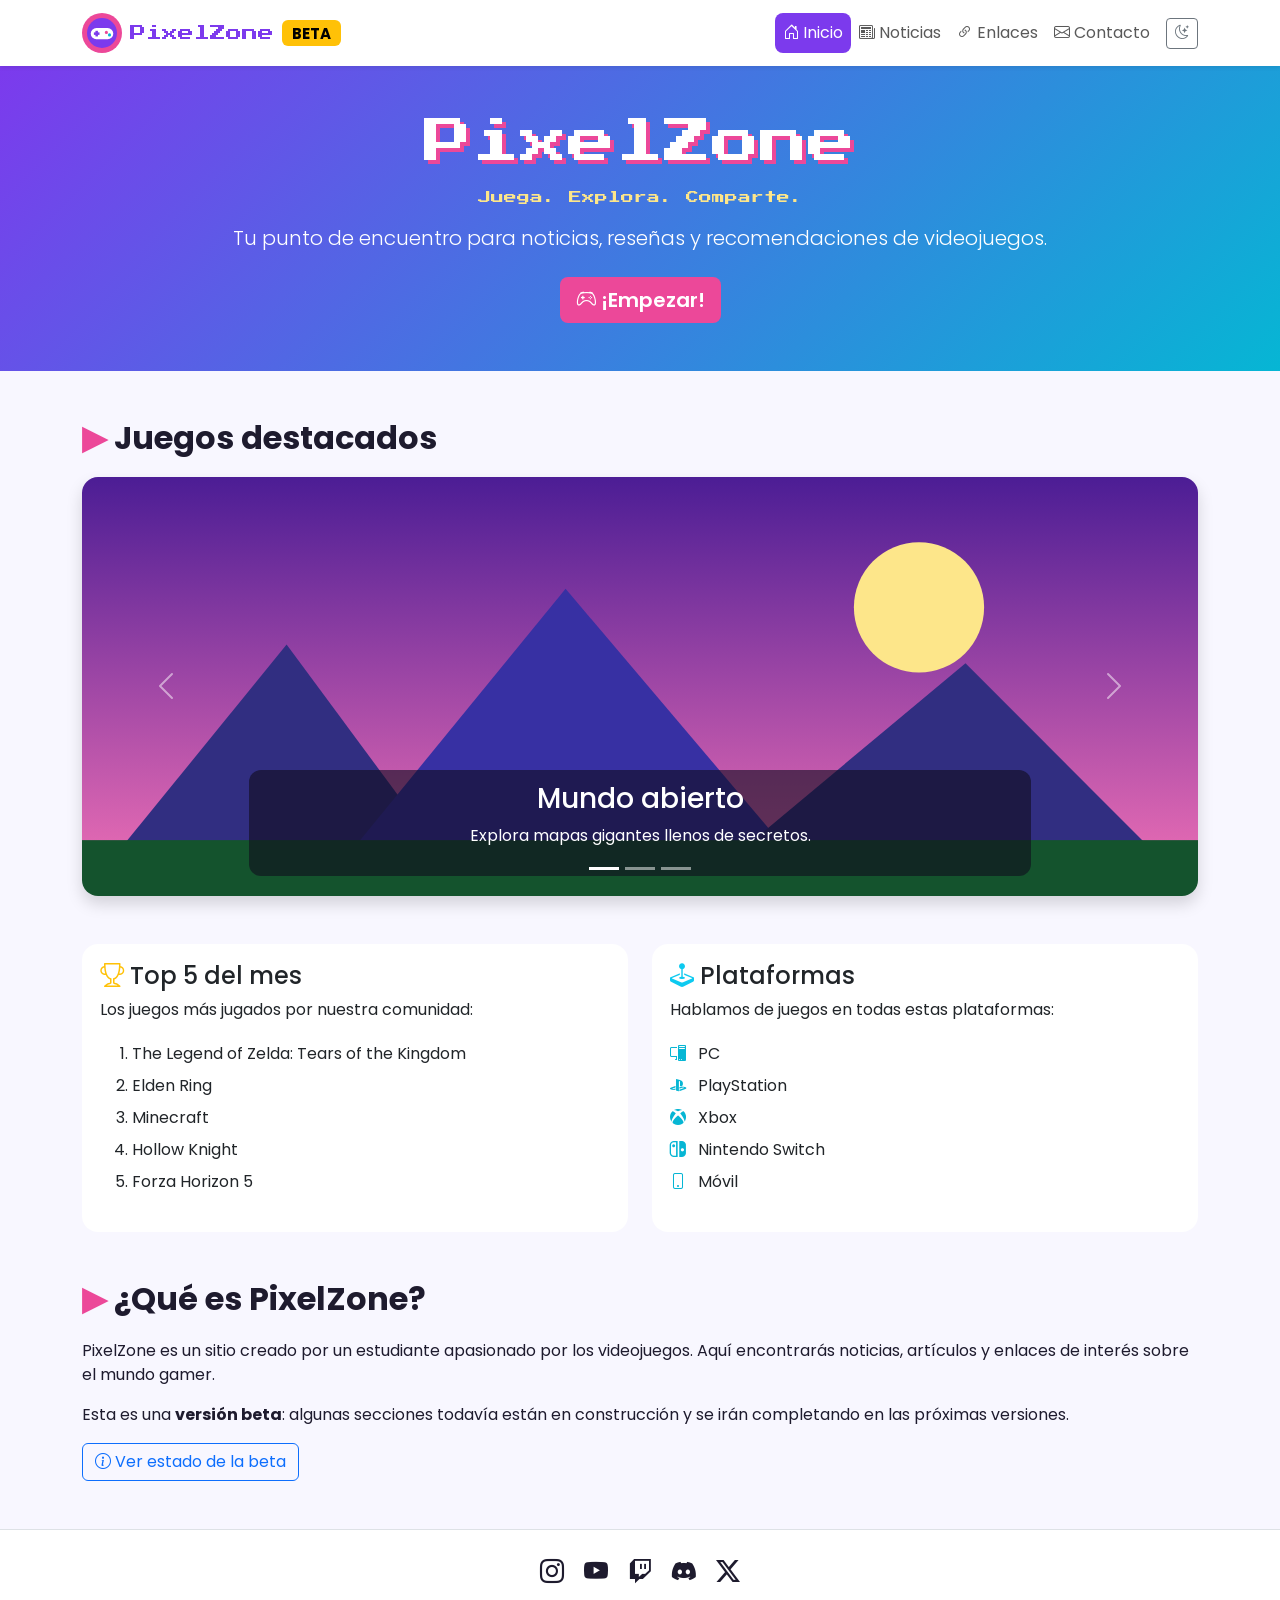
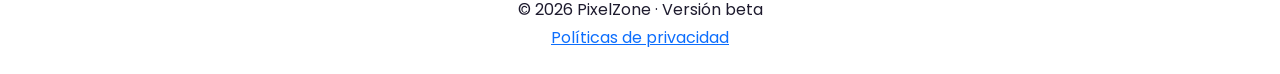
<file: index.html>
<!DOCTYPE html>
<html lang="es" data-bs-theme="light">
<head>
  <meta charset="UTF-8">
  <meta name="viewport" content="width=device-width, initial-scale=1.0">
  <title>PixelZone | Noticias y guías de videojuegos</title>

  <!-- Metadatos para buscadores -->
  <meta name="description" content="PixelZone: noticias, reseñas y recomendaciones de videojuegos para todas las plataformas.">
  <meta name="keywords" content="videojuegos, gaming, noticias, reseñas, consolas, PC, Nintendo, PlayStation, Xbox">
  <meta name="author" content="Alejandro">
  <meta name="robots" content="index, follow">
  <meta name="theme-color" content="#7c3aed">

  <!-- Open Graph (redes sociales) -->
  <meta property="og:title" content="PixelZone | Noticias y guías de videojuegos">
  <meta property="og:description" content="Noticias, reseñas y recomendaciones de videojuegos.">
  <meta property="og:type" content="website">
  <meta property="og:image" content="img/logo.svg">
  <meta name="twitter:card" content="summary">

  <!-- Icono de la página -->
  <link rel="icon" type="image/svg+xml" href="img/favicon.svg">

  <!-- Google Fonts -->
  <link rel="preconnect" href="https://fonts.googleapis.com">
  <link rel="preconnect" href="https://fonts.gstatic.com" crossorigin>
  <link href="https://fonts.googleapis.com/css2?family=Press+Start+2P&family=Poppins:wght@400;600;700&display=swap" rel="stylesheet">

  <!-- Bootstrap y Bootstrap Icons -->
  <link href="https://cdn.jsdelivr.net/npm/bootstrap@5.3.3/dist/css/bootstrap.min.css" rel="stylesheet">
  <link href="https://cdn.jsdelivr.net/npm/bootstrap-icons@1.11.3/font/bootstrap-icons.min.css" rel="stylesheet">

  <!-- Estilos propios -->
  <link href="css/styles.css" rel="stylesheet">
</head>
<body>

  <!-- Barra de navegación -->
  <nav class="navbar navbar-expand-lg sticky-top shadow-sm">
    <div class="container">
      <a class="navbar-brand d-flex align-items-center gap-2" href="index.html">
        <img src="img/logo.svg" alt="Logo de PixelZone" width="40" height="40">
        <span class="logo-text">PixelZone</span>
        <span class="badge text-bg-warning">BETA</span>
      </a>
      <button class="navbar-toggler" type="button" data-bs-toggle="collapse" data-bs-target="#menu" aria-controls="menu" aria-expanded="false" aria-label="Abrir menú">
        <span class="navbar-toggler-icon"></span>
      </button>
      <div class="collapse navbar-collapse" id="menu">
        <ul class="navbar-nav ms-auto align-items-lg-center">
          <li class="nav-item"><a class="nav-link active" href="index.html"><i class="bi bi-house-door"></i> Inicio</a></li>
          <li class="nav-item"><a class="nav-link" href="noticias.html"><i class="bi bi-newspaper"></i> Noticias</a></li>
          <li class="nav-item"><a class="nav-link" href="enlaces.html"><i class="bi bi-link-45deg"></i> Enlaces</a></li>
          <li class="nav-item"><a class="nav-link" href="contacto.html"><i class="bi bi-envelope"></i> Contacto</a></li>
          <li class="nav-item ms-lg-2">
            <button id="btnTema" class="btn btn-outline-secondary btn-sm" type="button" aria-label="Cambiar modo oscuro">
              <i class="bi bi-moon-stars"></i>
            </button>
          </li>
        </ul>
      </div>
    </div>
  </nav>

  <!-- Sección principal -->
  <header class="hero text-center">
    <div class="container py-5">
      <h1 class="logo-text display-5 mb-3">PixelZone</h1>
      <p class="lema">Juega. Explora. Comparte.</p>
      <p class="lead mb-4">Tu punto de encuentro para noticias, reseñas y recomendaciones de videojuegos.</p>
      <button id="btnBienvenida" class="btn btn-gamer btn-lg"><i class="bi bi-controller"></i> ¡Empezar!</button>
    </div>
  </header>

  <main class="container my-5">

    <!-- Carrusel -->
    <section class="mb-5">
      <h2 class="titulo-seccion">Juegos destacados</h2>
      <div id="carruselJuegos" class="carousel slide rounded-4 overflow-hidden shadow" data-bs-ride="carousel">
        <div class="carousel-indicators">
          <button type="button" data-bs-target="#carruselJuegos" data-bs-slide-to="0" class="active" aria-current="true" aria-label="Juego 1"></button>
          <button type="button" data-bs-target="#carruselJuegos" data-bs-slide-to="1" aria-label="Juego 2"></button>
          <button type="button" data-bs-target="#carruselJuegos" data-bs-slide-to="2" aria-label="Juego 3"></button>
        </div>
        <div class="carousel-inner">
          <div class="carousel-item active">
            <img src="img/slide1.svg" class="d-block w-100 img-fluid" alt="Aventura en un mundo abierto">
            <div class="carousel-caption">
              <h3>Mundo abierto</h3>
              <p>Explora mapas gigantes llenos de secretos.</p>
            </div>
          </div>
          <div class="carousel-item">
            <img src="img/slide2.svg" class="d-block w-100 img-fluid" alt="Carreras a toda velocidad">
            <div class="carousel-caption">
              <h3>Carreras</h3>
              <p>Velocidad, adrenalina y los mejores circuitos.</p>
            </div>
          </div>
          <div class="carousel-item">
            <img src="img/slide3.svg" class="d-block w-100 img-fluid" alt="Juegos retro de 8 bits">
            <div class="carousel-caption">
              <h3>Retro</h3>
              <p>Los clásicos que marcaron una generación.</p>
            </div>
          </div>
        </div>
        <button class="carousel-control-prev" type="button" data-bs-target="#carruselJuegos" data-bs-slide="prev">
          <span class="carousel-control-prev-icon" aria-hidden="true"></span>
          <span class="visually-hidden">Anterior</span>
        </button>
        <button class="carousel-control-next" type="button" data-bs-target="#carruselJuegos" data-bs-slide="next">
          <span class="carousel-control-next-icon" aria-hidden="true"></span>
          <span class="visually-hidden">Siguiente</span>
        </button>
      </div>
    </section>

    <!-- Listas -->
    <section class="row g-4 mb-5">
      <div class="col-md-6">
        <div class="card h-100 tarjeta">
          <div class="card-body">
            <h2 class="h4"><i class="bi bi-trophy text-warning"></i> Top 5 del mes</h2>
            <p>Los juegos más jugados por nuestra comunidad:</p>
            <ol class="lista-top">
              <li>The Legend of Zelda: Tears of the Kingdom</li>
              <li>Elden Ring</li>
              <li>Minecraft</li>
              <li>Hollow Knight</li>
              <li>Forza Horizon 5</li>
            </ol>
          </div>
        </div>
      </div>
      <div class="col-md-6">
        <div class="card h-100 tarjeta">
          <div class="card-body">
            <h2 class="h4"><i class="bi bi-joystick text-info"></i> Plataformas</h2>
            <p>Hablamos de juegos en todas estas plataformas:</p>
            <ul class="lista-plataformas">
              <li><i class="bi bi-pc-display"></i> PC</li>
              <li><i class="bi bi-playstation"></i> PlayStation</li>
              <li><i class="bi bi-xbox"></i> Xbox</li>
              <li><i class="bi bi-nintendo-switch"></i> Nintendo Switch</li>
              <li><i class="bi bi-phone"></i> Móvil</li>
            </ul>
          </div>
        </div>
      </div>
    </section>

    <!-- Sobre el sitio -->
    <section class="mb-5">
      <h2 class="titulo-seccion">¿Qué es PixelZone?</h2>
      <p>PixelZone es un sitio creado por un estudiante apasionado por los videojuegos. Aquí encontrarás noticias, artículos y enlaces de interés sobre el mundo gamer.</p>
      <p>Esta es una <strong>versión beta</strong>: algunas secciones todavía están en construcción y se irán completando en las próximas versiones.</p>
      <button id="btnEstado" class="btn btn-outline-primary"><i class="bi bi-info-circle"></i> Ver estado de la beta</button>
    </section>

  </main>

  <!-- Pie de página y modal de privacidad (los genera js/main.js) -->
  <div id="pie"></div>

  <script src="https://cdn.jsdelivr.net/npm/bootstrap@5.3.3/dist/js/bootstrap.bundle.min.js"></script>
  <script src="js/main.js"></script>
</body>
</html>
</file>
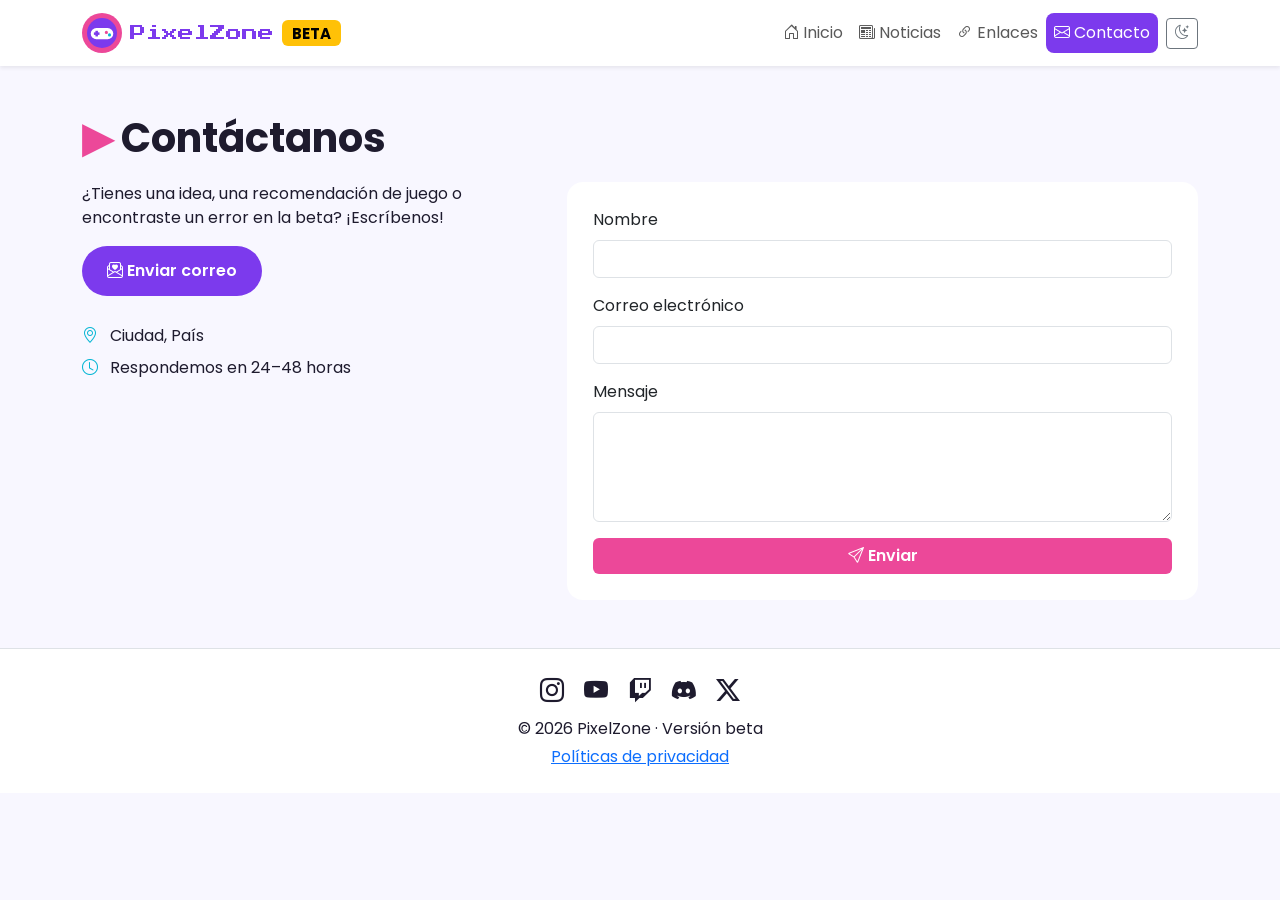
<file: contacto.html>
<!DOCTYPE html>
<html lang="es" data-bs-theme="light">
<head>
  <meta charset="UTF-8">
  <meta name="viewport" content="width=device-width, initial-scale=1.0">
  <title>Contacto | PixelZone</title>
  <meta name="description" content="Ponte en contacto con el equipo de PixelZone.">
  <meta name="keywords" content="contacto, PixelZone, videojuegos">
  <meta name="author" content="Alejandro">
  <meta name="robots" content="index, follow">
  <meta name="theme-color" content="#7c3aed">
  <meta property="og:title" content="Contacto | PixelZone">
  <meta property="og:description" content="Escríbenos y comparte tus ideas.">
  <meta property="og:type" content="website">
  <link rel="icon" type="image/svg+xml" href="img/favicon.svg">
  <link rel="preconnect" href="https://fonts.googleapis.com">
  <link rel="preconnect" href="https://fonts.gstatic.com" crossorigin>
  <link href="https://fonts.googleapis.com/css2?family=Press+Start+2P&family=Poppins:wght@400;600;700&display=swap" rel="stylesheet">
  <link href="https://cdn.jsdelivr.net/npm/bootstrap@5.3.3/dist/css/bootstrap.min.css" rel="stylesheet">
  <link href="https://cdn.jsdelivr.net/npm/bootstrap-icons@1.11.3/font/bootstrap-icons.min.css" rel="stylesheet">
  <link href="css/styles.css" rel="stylesheet">
</head>
<body>

  <nav class="navbar navbar-expand-lg sticky-top shadow-sm">
    <div class="container">
      <a class="navbar-brand d-flex align-items-center gap-2" href="index.html">
        <img src="img/logo.svg" alt="Logo de PixelZone" width="40" height="40">
        <span class="logo-text">PixelZone</span>
        <span class="badge text-bg-warning">BETA</span>
      </a>
      <button class="navbar-toggler" type="button" data-bs-toggle="collapse" data-bs-target="#menu" aria-controls="menu" aria-expanded="false" aria-label="Abrir menú">
        <span class="navbar-toggler-icon"></span>
      </button>
      <div class="collapse navbar-collapse" id="menu">
        <ul class="navbar-nav ms-auto align-items-lg-center">
          <li class="nav-item"><a class="nav-link" href="index.html"><i class="bi bi-house-door"></i> Inicio</a></li>
          <li class="nav-item"><a class="nav-link" href="noticias.html"><i class="bi bi-newspaper"></i> Noticias</a></li>
          <li class="nav-item"><a class="nav-link" href="enlaces.html"><i class="bi bi-link-45deg"></i> Enlaces</a></li>
          <li class="nav-item"><a class="nav-link active" href="contacto.html"><i class="bi bi-envelope"></i> Contacto</a></li>
          <li class="nav-item ms-lg-2">
            <button id="btnTema" class="btn btn-outline-secondary btn-sm" type="button" aria-label="Cambiar modo oscuro">
              <i class="bi bi-moon-stars"></i>
            </button>
          </li>
        </ul>
      </div>
    </div>
  </nav>

  <main class="container my-5">
    <h1 class="titulo-seccion">Contáctanos</h1>

    <div class="row g-5">
      <section class="col-lg-5">
        <p>¿Tienes una idea, una recomendación de juego o encontraste un error en la beta? ¡Escríbenos!</p>
        <!-- Cambia el correo por el tuyo -->
        <a class="btn btn-correo mb-4" href="mailto:contacto@pixelzone.com?subject=Hola%20PixelZone&body=Hola%2C%20quiero%20comentarles%20que...">
          <i class="bi bi-envelope-paper-heart"></i> Enviar correo
        </a>
        <ul class="lista-plataformas">
          <li><i class="bi bi-geo-alt"></i> Ciudad, País</li>
          <li><i class="bi bi-clock"></i> Respondemos en 24–48 horas</li>
        </ul>
      </section>

      <section class="col-lg-7">
        <form id="formContacto" class="card tarjeta p-4" novalidate>
          <div class="mb-3">
            <label for="nombre" class="form-label">Nombre</label>
            <input type="text" class="form-control" id="nombre" required>
            <div class="invalid-feedback">Escribe tu nombre.</div>
          </div>
          <div class="mb-3">
            <label for="correo" class="form-label">Correo electrónico</label>
            <input type="email" class="form-control" id="correo" required>
            <div class="invalid-feedback">Escribe un correo válido.</div>
          </div>
          <div class="mb-3">
            <label for="mensaje" class="form-label">Mensaje</label>
            <textarea class="form-control" id="mensaje" rows="4" required></textarea>
            <div class="invalid-feedback">Escribe tu mensaje.</div>
          </div>
          <button type="submit" class="btn btn-gamer"><i class="bi bi-send"></i> Enviar</button>
        </form>
      </section>
    </div>
  </main>

  <!-- Modal de agradecimiento -->
  <div class="modal fade" id="modalGracias" tabindex="-1" aria-labelledby="tituloGracias" aria-hidden="true">
    <div class="modal-dialog modal-dialog-centered">
      <div class="modal-content text-center">
        <div class="modal-body p-4">
          <i class="bi bi-check-circle-fill text-success fs-1"></i>
          <h5 id="tituloGracias" class="mt-2">¡Gracias, <span id="nombreModal"></span>!</h5>
          <p class="mb-3">Recibimos tu mensaje (simulado en la beta).</p>
          <button type="button" class="btn btn-primary" data-bs-dismiss="modal">Cerrar</button>
        </div>
      </div>
    </div>
  </div>

  <div id="pie"></div>

  <script src="https://cdn.jsdelivr.net/npm/bootstrap@5.3.3/dist/js/bootstrap.bundle.min.js"></script>
  <script src="js/main.js"></script>
</body>
</html>
</file>
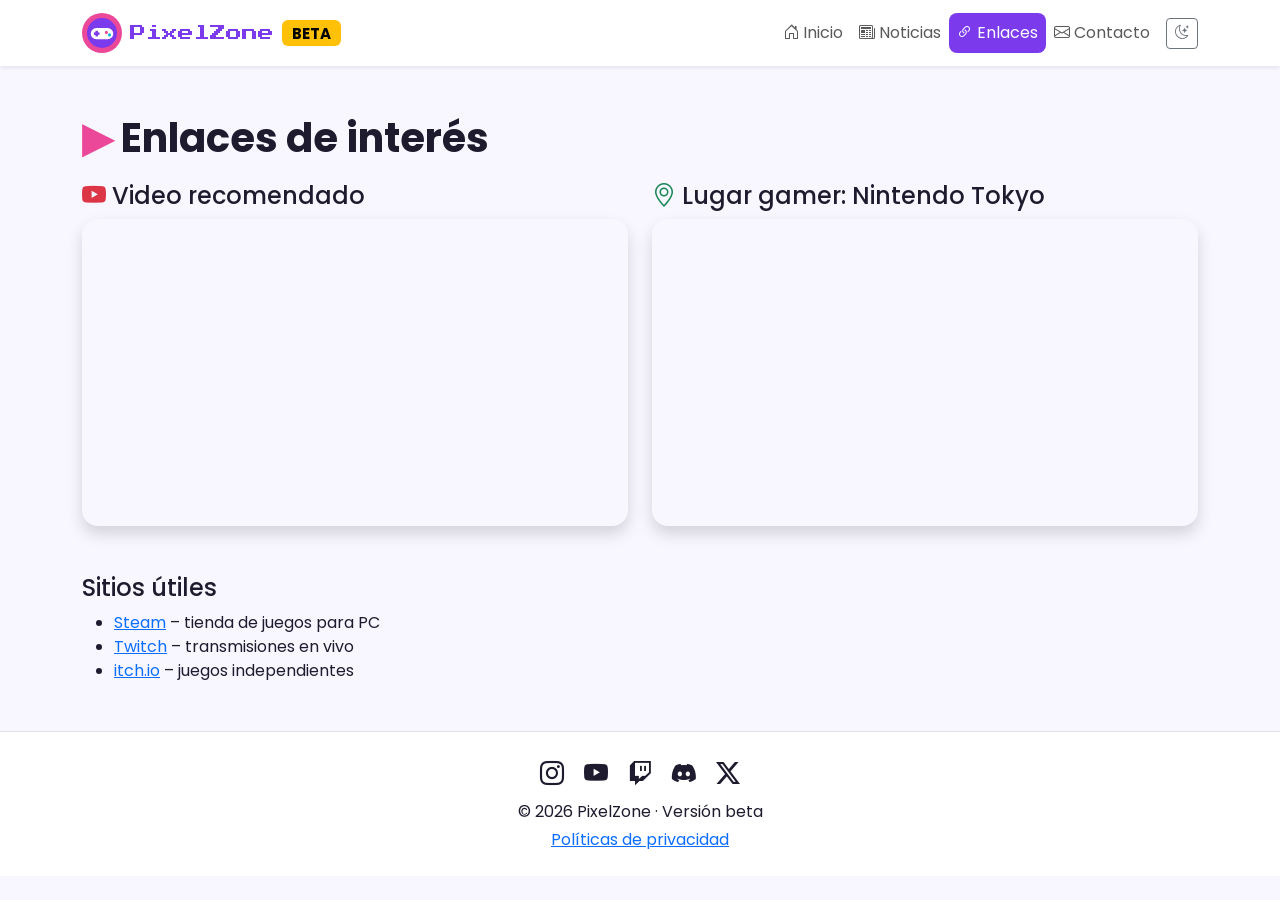
<file: enlaces.html>
<!DOCTYPE html>
<html lang="es" data-bs-theme="light">
<head>
  <meta charset="UTF-8">
  <meta name="viewport" content="width=device-width, initial-scale=1.0">
  <title>Enlaces de interés | PixelZone</title>
  <meta name="description" content="Videos y lugares de interés para los amantes de los videojuegos.">
  <meta name="keywords" content="videos videojuegos, tiendas gamer, enlaces de interés">
  <meta name="author" content="Alejandro">
  <meta name="robots" content="index, follow">
  <meta name="theme-color" content="#7c3aed">
  <meta property="og:title" content="Enlaces de interés | PixelZone">
  <meta property="og:description" content="Videos y lugares de interés gamer.">
  <meta property="og:type" content="website">
  <link rel="icon" type="image/svg+xml" href="img/favicon.svg">
  <link rel="preconnect" href="https://fonts.googleapis.com">
  <link rel="preconnect" href="https://fonts.gstatic.com" crossorigin>
  <link href="https://fonts.googleapis.com/css2?family=Press+Start+2P&family=Poppins:wght@400;600;700&display=swap" rel="stylesheet">
  <link href="https://cdn.jsdelivr.net/npm/bootstrap@5.3.3/dist/css/bootstrap.min.css" rel="stylesheet">
  <link href="https://cdn.jsdelivr.net/npm/bootstrap-icons@1.11.3/font/bootstrap-icons.min.css" rel="stylesheet">
  <link href="css/styles.css" rel="stylesheet">
</head>
<body>

  <nav class="navbar navbar-expand-lg sticky-top shadow-sm">
    <div class="container">
      <a class="navbar-brand d-flex align-items-center gap-2" href="index.html">
        <img src="img/logo.svg" alt="Logo de PixelZone" width="40" height="40">
        <span class="logo-text">PixelZone</span>
        <span class="badge text-bg-warning">BETA</span>
      </a>
      <button class="navbar-toggler" type="button" data-bs-toggle="collapse" data-bs-target="#menu" aria-controls="menu" aria-expanded="false" aria-label="Abrir menú">
        <span class="navbar-toggler-icon"></span>
      </button>
      <div class="collapse navbar-collapse" id="menu">
        <ul class="navbar-nav ms-auto align-items-lg-center">
          <li class="nav-item"><a class="nav-link" href="index.html"><i class="bi bi-house-door"></i> Inicio</a></li>
          <li class="nav-item"><a class="nav-link" href="noticias.html"><i class="bi bi-newspaper"></i> Noticias</a></li>
          <li class="nav-item"><a class="nav-link active" href="enlaces.html"><i class="bi bi-link-45deg"></i> Enlaces</a></li>
          <li class="nav-item"><a class="nav-link" href="contacto.html"><i class="bi bi-envelope"></i> Contacto</a></li>
          <li class="nav-item ms-lg-2">
            <button id="btnTema" class="btn btn-outline-secondary btn-sm" type="button" aria-label="Cambiar modo oscuro">
              <i class="bi bi-moon-stars"></i>
            </button>
          </li>
        </ul>
      </div>
    </div>
  </nav>

  <main class="container my-5">
    <h1 class="titulo-seccion">Enlaces de interés</h1>

    <div class="row g-4">
      <section class="col-lg-6">
        <h2 class="h4"><i class="bi bi-youtube text-danger"></i> Video recomendado</h2>
        <!-- Cambia el ID del video por el tráiler de tu juego favorito -->
        <div class="ratio ratio-16x9 marco shadow">
          <iframe src="https://www.youtube.com/embed/jNQXAC9IVRw" title="Video de YouTube" allow="accelerometer; autoplay; clipboard-write; encrypted-media; gyroscope; picture-in-picture" allowfullscreen></iframe>
        </div>
      </section>
      <section class="col-lg-6">
        <h2 class="h4"><i class="bi bi-geo-alt text-success"></i> Lugar gamer: Nintendo Tokyo</h2>
        <div class="ratio ratio-16x9 marco shadow">
          <iframe src="https://www.google.com/maps?q=Nintendo+Tokyo+Shibuya+Parco&output=embed" title="Mapa de Google Maps" loading="lazy" referrerpolicy="no-referrer-when-downgrade"></iframe>
        </div>
      </section>
    </div>

    <section class="mt-5">
      <h2 class="h4">Sitios útiles</h2>
      <ul>
        <li><a href="https://store.steampowered.com/" target="_blank" rel="noopener">Steam</a> – tienda de juegos para PC</li>
        <li><a href="https://www.twitch.tv/" target="_blank" rel="noopener">Twitch</a> – transmisiones en vivo</li>
        <li><a href="https://itch.io/" target="_blank" rel="noopener">itch.io</a> – juegos independientes</li>
      </ul>
    </section>
  </main>

  <div id="pie"></div>

  <script src="https://cdn.jsdelivr.net/npm/bootstrap@5.3.3/dist/js/bootstrap.bundle.min.js"></script>
  <script src="js/main.js"></script>
</body>
</html>
</file>
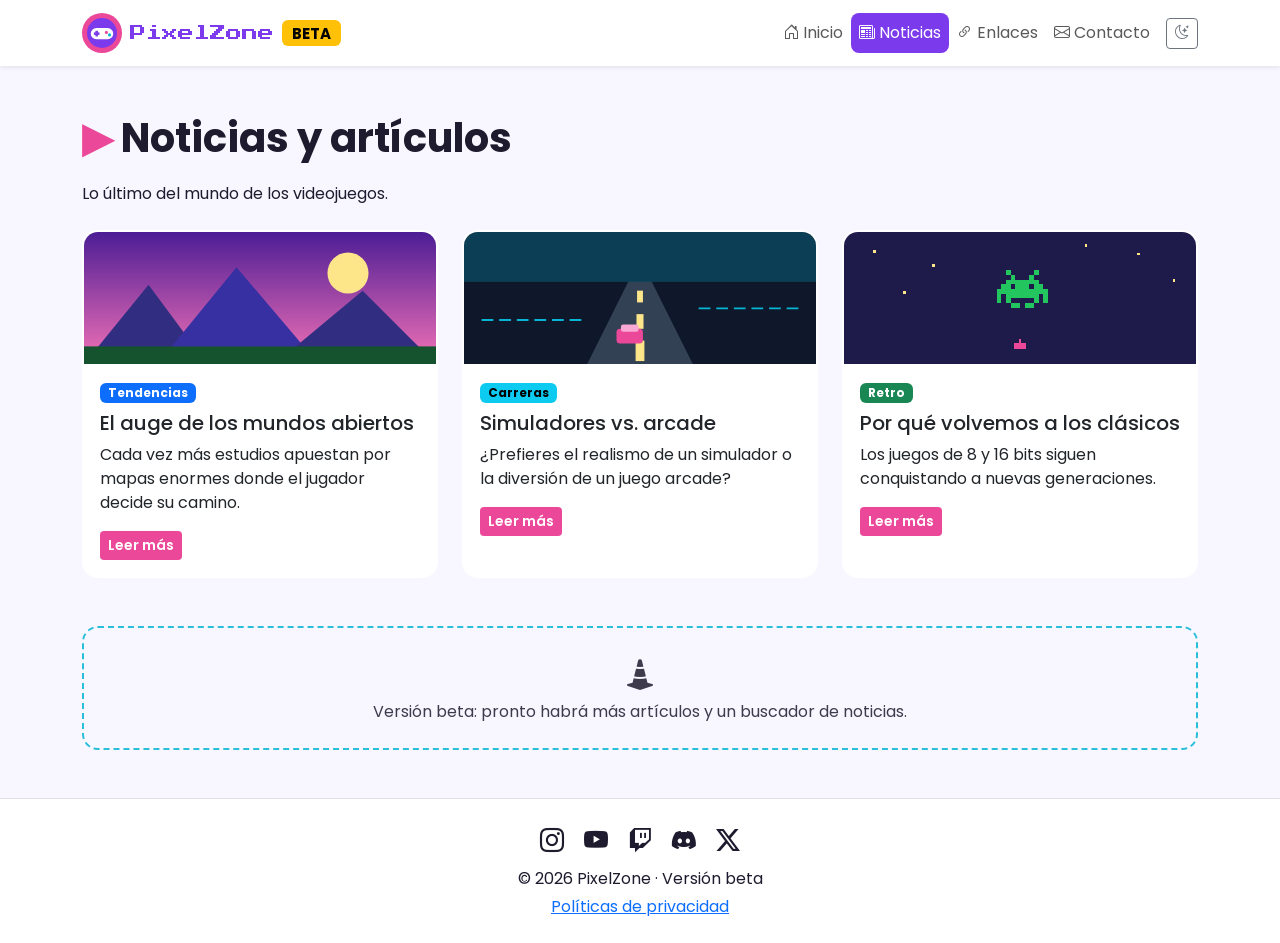
<file: noticias.html>
<!DOCTYPE html>
<html lang="es" data-bs-theme="light">
<head>
  <meta charset="UTF-8">
  <meta name="viewport" content="width=device-width, initial-scale=1.0">
  <title>Noticias | PixelZone</title>
  <meta name="description" content="Últimas noticias y artículos sobre videojuegos en PixelZone.">
  <meta name="keywords" content="noticias videojuegos, lanzamientos, artículos gaming">
  <meta name="author" content="Alejandro">
  <meta name="robots" content="index, follow">
  <meta name="theme-color" content="#7c3aed">
  <meta property="og:title" content="Noticias | PixelZone">
  <meta property="og:description" content="Últimas noticias y artículos sobre videojuegos.">
  <meta property="og:type" content="website">
  <link rel="icon" type="image/svg+xml" href="img/favicon.svg">
  <link rel="preconnect" href="https://fonts.googleapis.com">
  <link rel="preconnect" href="https://fonts.gstatic.com" crossorigin>
  <link href="https://fonts.googleapis.com/css2?family=Press+Start+2P&family=Poppins:wght@400;600;700&display=swap" rel="stylesheet">
  <link href="https://cdn.jsdelivr.net/npm/bootstrap@5.3.3/dist/css/bootstrap.min.css" rel="stylesheet">
  <link href="https://cdn.jsdelivr.net/npm/bootstrap-icons@1.11.3/font/bootstrap-icons.min.css" rel="stylesheet">
  <link href="css/styles.css" rel="stylesheet">
</head>
<body>

  <nav class="navbar navbar-expand-lg sticky-top shadow-sm">
    <div class="container">
      <a class="navbar-brand d-flex align-items-center gap-2" href="index.html">
        <img src="img/logo.svg" alt="Logo de PixelZone" width="40" height="40">
        <span class="logo-text">PixelZone</span>
        <span class="badge text-bg-warning">BETA</span>
      </a>
      <button class="navbar-toggler" type="button" data-bs-toggle="collapse" data-bs-target="#menu" aria-controls="menu" aria-expanded="false" aria-label="Abrir menú">
        <span class="navbar-toggler-icon"></span>
      </button>
      <div class="collapse navbar-collapse" id="menu">
        <ul class="navbar-nav ms-auto align-items-lg-center">
          <li class="nav-item"><a class="nav-link" href="index.html"><i class="bi bi-house-door"></i> Inicio</a></li>
          <li class="nav-item"><a class="nav-link active" href="noticias.html"><i class="bi bi-newspaper"></i> Noticias</a></li>
          <li class="nav-item"><a class="nav-link" href="enlaces.html"><i class="bi bi-link-45deg"></i> Enlaces</a></li>
          <li class="nav-item"><a class="nav-link" href="contacto.html"><i class="bi bi-envelope"></i> Contacto</a></li>
          <li class="nav-item ms-lg-2">
            <button id="btnTema" class="btn btn-outline-secondary btn-sm" type="button" aria-label="Cambiar modo oscuro">
              <i class="bi bi-moon-stars"></i>
            </button>
          </li>
        </ul>
      </div>
    </div>
  </nav>

  <main class="container my-5">
    <h1 class="titulo-seccion">Noticias y artículos</h1>
    <p class="mb-4">Lo último del mundo de los videojuegos.</p>

    <div class="row g-4">
      <div class="col-md-6 col-lg-4">
        <article class="card h-100 tarjeta">
          <img src="img/slide1.svg" class="card-img-top img-fluid" alt="Montañas de un mundo abierto">
          <div class="card-body">
            <span class="badge text-bg-primary mb-2">Tendencias</span>
            <h2 class="card-title h5">El auge de los mundos abiertos</h2>
            <p class="card-text">Cada vez más estudios apuestan por mapas enormes donde el jugador decide su camino.</p>
            <button class="btn btn-gamer btn-sm btn-leer" data-texto="Los juegos de mundo abierto permiten explorar libremente, completar misiones en el orden que quieras y descubrir secretos. Títulos como Zelda o Elden Ring demostraron que la libertad del jugador es una de las cosas más valoradas hoy en día.">Leer más</button>
          </div>
        </article>
      </div>
      <div class="col-md-6 col-lg-4">
        <article class="card h-100 tarjeta">
          <img src="img/slide2.svg" class="card-img-top img-fluid" alt="Pista de carreras nocturna">
          <div class="card-body">
            <span class="badge text-bg-info mb-2">Carreras</span>
            <h2 class="card-title h5">Simuladores vs. arcade</h2>
            <p class="card-text">¿Prefieres el realismo de un simulador o la diversión de un juego arcade?</p>
            <button class="btn btn-gamer btn-sm btn-leer" data-texto="Los simuladores buscan reproducir la física real de un auto, mientras que los juegos arcade priorizan la velocidad y la diversión. Ambos estilos tienen comunidades enormes y cada uno ofrece una experiencia muy distinta.">Leer más</button>
          </div>
        </article>
      </div>
      <div class="col-md-6 col-lg-4">
        <article class="card h-100 tarjeta">
          <img src="img/slide3.svg" class="card-img-top img-fluid" alt="Personaje retro pixelado">
          <div class="card-body">
            <span class="badge text-bg-success mb-2">Retro</span>
            <h2 class="card-title h5">Por qué volvemos a los clásicos</h2>
            <p class="card-text">Los juegos de 8 y 16 bits siguen conquistando a nuevas generaciones.</p>
            <button class="btn btn-gamer btn-sm btn-leer" data-texto="La nostalgia, la jugabilidad sencilla y el arte pixelado hacen que los juegos retro sigan vigentes. Muchos juegos independientes modernos se inspiran en ese estilo.">Leer más</button>
          </div>
        </article>
      </div>
    </div>

    <div class="en-construccion mt-5">
      <i class="bi bi-cone-striped fs-2"></i>
      <p class="mb-0">Versión beta: pronto habrá más artículos y un buscador de noticias.</p>
    </div>
  </main>

  <!-- Modal para leer la noticia completa -->
  <div class="modal fade" id="modalNoticia" tabindex="-1" aria-labelledby="modalNoticiaTitulo" aria-hidden="true">
    <div class="modal-dialog modal-dialog-centered">
      <div class="modal-content">
        <div class="modal-header">
          <h5 class="modal-title" id="modalNoticiaTitulo"></h5>
          <button type="button" class="btn-close" data-bs-dismiss="modal" aria-label="Cerrar"></button>
        </div>
        <div class="modal-body">
          <p id="modalNoticiaTexto"></p>
        </div>
      </div>
    </div>
  </div>

  <div id="pie"></div>

  <script src="https://cdn.jsdelivr.net/npm/bootstrap@5.3.3/dist/js/bootstrap.bundle.min.js"></script>
  <script src="js/main.js"></script>
</body>
</html>
</file>
<file: css/styles.css>
/* ===== PixelZone - estilos personalizados ===== */

:root {
  --pz-morado: #7c3aed;
  --pz-cian: #06b6d4;
  --pz-rosa: #ec4899;
  --pz-fondo: #f8f7ff;
  --pz-texto: #1e1b2e;
  --pz-tarjeta: #ffffff;
}

/* Variables para el modo oscuro */
[data-bs-theme="dark"] {
  --pz-fondo: #0f0c1d;
  --pz-texto: #ece9ff;
  --pz-tarjeta: #1b1730;
}

body {
  font-family: "Poppins", sans-serif;
  background-color: var(--pz-fondo);
  color: var(--pz-texto);
  transition: background-color 0.3s, color 0.3s;
}

/* Logo y lema */
.logo-text {
  font-family: "Press Start 2P", cursive;
  font-size: 1rem;
  color: var(--pz-morado);
}

h1.logo-text {
  font-size: clamp(1.6rem, 6vw, 3rem);
  color: #fff;
  text-shadow: 4px 4px 0 var(--pz-rosa);
}

.lema {
  font-family: "Press Start 2P", cursive;
  font-size: 0.8rem;
  color: #fde68a;
}

/* Barra de navegación */
.navbar {
  background-color: var(--pz-tarjeta);
}

.navbar .nav-link {
  border-radius: 8px;
  transition: background-color 0.2s, color 0.2s;
}

.navbar .nav-link:hover,
.navbar .nav-link.active {
  background-color: var(--pz-morado);
  color: #fff !important;
}

/* Sección principal (hero) */
.hero {
  background: linear-gradient(135deg, var(--pz-morado), var(--pz-cian));
  color: #fff;
}

.btn-gamer {
  background-color: var(--pz-rosa);
  color: #fff;
  border: none;
  font-weight: 600;
  transition: transform 0.2s, background-color 0.2s;
}

/* Efecto hover: cambia el fondo y el tamaño */
.btn-gamer:hover {
  background-color: #fde68a;
  color: var(--pz-texto);
  transform: scale(1.05);
}

/* Títulos de sección */
.titulo-seccion {
  font-weight: 700;
  margin-bottom: 1.25rem;
}

.titulo-seccion::before {
  content: "▶ ";
  color: var(--pz-rosa);
}

/* Carrusel */
.carousel-caption {
  background-color: rgba(15, 12, 29, 0.6);
  border-radius: 12px;
  padding: 0.75rem 1rem;
}

/* Tarjetas con efecto hover */
.tarjeta {
  background-color: var(--pz-tarjeta);
  border: 2px solid transparent;
  border-radius: 16px;
  transition: border-color 0.2s, transform 0.2s, box-shadow 0.2s;
}

.tarjeta:hover {
  border-color: var(--pz-morado);
  transform: translateY(-4px);
  box-shadow: 0 8px 20px rgba(124, 58, 237, 0.25);
}

.tarjeta img {
  border-radius: 14px 14px 0 0;
}

/* Listas */
.lista-top li,
.lista-plataformas li {
  padding: 0.25rem 0;
  transition: color 0.2s;
}

.lista-top li:hover,
.lista-plataformas li:hover {
  color: var(--pz-rosa);
}

.lista-plataformas {
  list-style: none;
  padding-left: 0;
}

.lista-plataformas i {
  color: var(--pz-cian);
  margin-right: 0.5rem;
}

/* iFrames responsivos */
.marco {
  border-radius: 16px;
  overflow: hidden;
}

/* Contacto */
.btn-correo {
  background-color: var(--pz-morado);
  color: #fff;
  font-weight: 600;
  padding: 0.75rem 1.5rem;
  border-radius: 50px;
  transition: background-color 0.2s, transform 0.2s;
}

.btn-correo:hover {
  background-color: var(--pz-rosa);
  color: #fff;
  transform: scale(1.05);
}

/* Pie de página */
footer {
  background-color: var(--pz-tarjeta);
}

.redes a {
  font-size: 1.5rem;
  color: var(--pz-texto);
  margin: 0 0.5rem;
  transition: color 0.2s;
}

.redes a:hover {
  color: var(--pz-rosa);
}

/* Etiqueta "en construcción" para secciones de la beta */
.en-construccion {
  border: 2px dashed var(--pz-cian);
  border-radius: 16px;
  padding: 1.5rem;
  text-align: center;
  opacity: 0.85;
}
</file>
